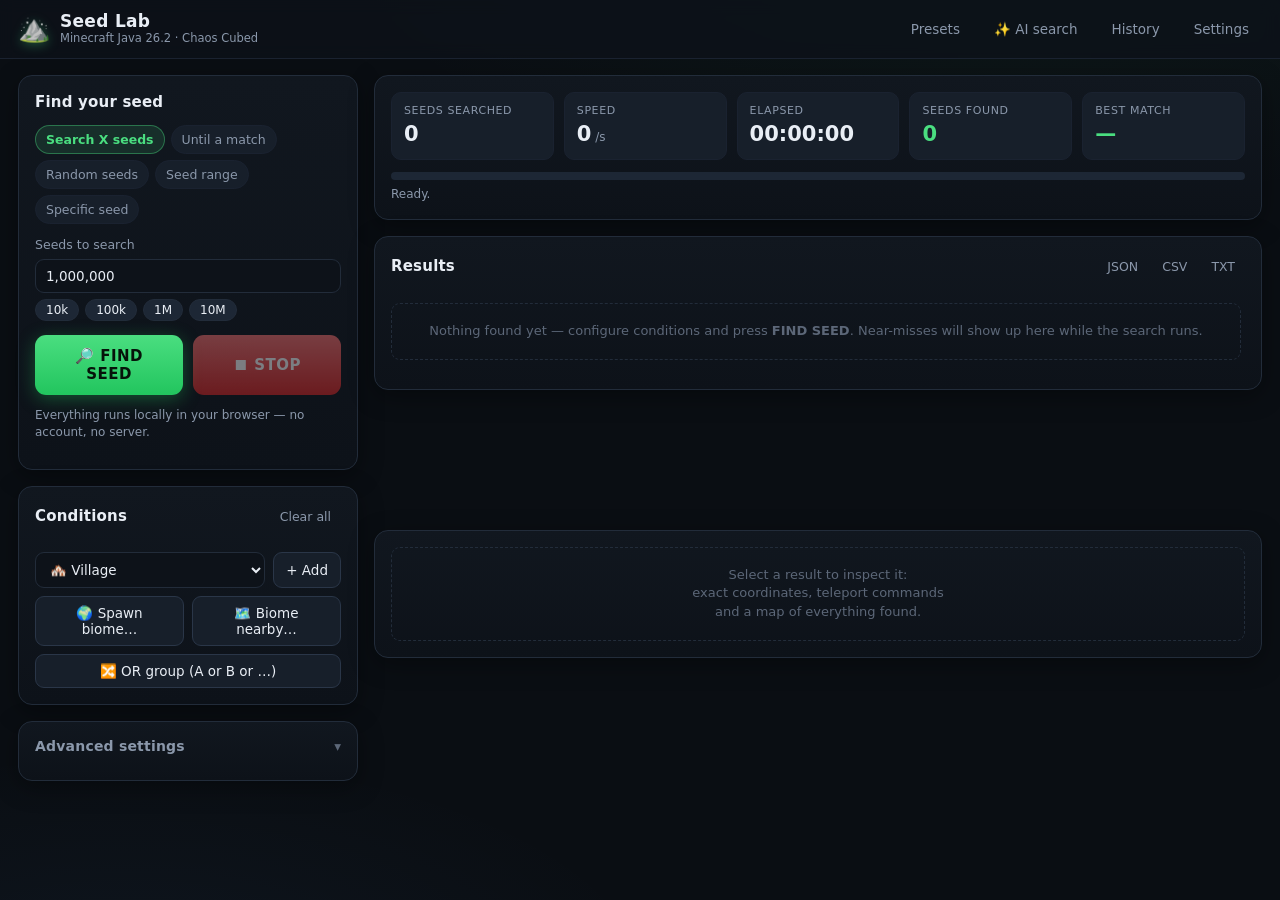
<file: seed-finder/index.html>
<!DOCTYPE html>
<html lang="en">
<head>
<meta charset="UTF-8">
<meta name="viewport" content="width=device-width, initial-scale=1.0">
<meta name="description" content="Fast Minecraft Java 26.2 seed finder — describe the world you want and search millions of seeds right in your browser.">
<title>Seed Lab — Minecraft Java 26.2 Seed Finder</title>
<link rel="icon" href="data:image/svg+xml,<svg xmlns='http://www.w3.org/2000/svg' viewBox='0 0 100 100'><text y='.9em' font-size='90'>⛰️</text></svg>">
<link rel="stylesheet" href="styles.css">
<link rel="preload" href="wasm/seedlab.wasm" as="fetch" crossorigin>
</head>
<body>

<header class="topbar">
  <div class="brand">
    <span class="logo">⛰️</span>
    <div class="brand-text">
      <strong>Seed Lab</strong>
      <span class="brand-sub">Minecraft Java <span id="mc-version-label">26.2</span> · Chaos Cubed</span>
    </div>
  </div>
  <nav class="topnav">
    <button id="btn-presets" class="ghost">Presets</button>
    <button id="btn-ai" class="ghost">✨ AI search</button>
    <button id="btn-history" class="ghost">History</button>
    <button id="btn-settings" class="ghost">Settings</button>
  </nav>
</header>

<div id="version-warning" class="banner hidden"></div>

<main class="layout">

  <!-- ===================== LEFT: search + conditions ===================== -->
  <aside class="col-left">

    <section class="card" id="search-card">
      <h2>Find your seed</h2>

      <div class="mode-pills" id="mode-pills">
        <button data-mode="count" class="active">Search X seeds</button>
        <button data-mode="infinite">Until a match</button>
        <button data-mode="random">Random seeds</button>
        <button data-mode="range">Seed range</button>
        <button data-mode="specific">Specific seed</button>
      </div>

      <div class="mode-inputs">
        <div id="mi-count" class="mode-input">
          <label>Seeds to search</label>
          <input type="text" id="in-count" value="1,000,000" inputmode="numeric">
          <div class="quick-amounts">
            <button data-n="10000">10k</button>
            <button data-n="100000">100k</button>
            <button data-n="1000000">1M</button>
            <button data-n="10000000">10M</button>
          </div>
        </div>
        <div id="mi-infinite" class="mode-input hidden">
          <p class="hint">Searching until a seed matches your conditions…</p>
        </div>
        <div id="mi-random" class="mode-input hidden">
          <label>Random seeds to try (blank = until a match)</label>
          <input type="text" id="in-random-count" value="1,000,000" inputmode="numeric">
        </div>
        <div id="mi-range" class="mode-input hidden">
          <label>From seed</label>
          <input type="text" id="in-range-from" value="0" inputmode="numeric">
          <label>To seed</label>
          <input type="text" id="in-range-to" value="1000000" inputmode="numeric">
        </div>
        <div id="mi-specific" class="mode-input hidden">
          <label>Seed(s) — comma separated, or a text seed</label>
          <input type="text" id="in-specific" placeholder="e.g. 12345  or  &quot;my world name&quot;">
        </div>
      </div>

      <div class="search-buttons">
        <button id="btn-find" class="primary big">🔎 FIND SEED</button>
        <button id="btn-stop" class="danger big" disabled>⏹ STOP</button>
      </div>
      <p class="hint" id="search-hint">Everything runs locally in your browser — no account, no server.</p>
    </section>

    <section class="card" id="conditions-card">
      <div class="card-head">
        <h2>Conditions</h2>
        <button id="btn-clear-conds" class="ghost small">Clear all</button>
      </div>

      <div id="conditions-list" class="conditions-list">
        <p class="empty-hint" id="conditions-empty">
          No conditions yet.<br>Add a structure or biome below,<br>or pick a <button class="linklike" id="open-presets-hint">preset</button>.
        </p>
      </div>

      <div class="add-row">
        <select id="add-structure-select" aria-label="Structure type"></select>
        <button id="btn-add-structure" class="secondary">+ Add</button>
      </div>
      <div class="add-row">
        <button id="btn-add-spawn-biome" class="secondary wide">🌍 Spawn biome…</button>
        <button id="btn-add-biome-area" class="secondary wide">🗺️ Biome nearby…</button>
      </div>
      <div class="add-row">
        <button id="btn-add-or" class="secondary wide">🔀 OR group (A or B or …)</button>
      </div>
    </section>

    <section class="card collapsible" id="advanced-card">
      <button class="card-head collapse-toggle" id="advanced-toggle">
        <h2>Advanced settings</h2><span class="chev">▾</span>
      </button>
      <div class="collapse-body hidden" id="advanced-body">
        <label>Search workers
          <input type="number" id="set-workers" min="1" max="32">
        </label>
        <label>Seeds per work chunk
          <input type="number" id="set-chunk" min="128" max="16384" step="128">
        </label>
        <label class="checkbox-row">
          <input type="checkbox" id="set-stop-first" checked>
          Stop at the first perfect match
        </label>
        <div class="bench-row">
          <button id="btn-benchmark" class="secondary small">Benchmark engine</button>
          <span id="bench-result" class="hint"></span>
        </div>
        <details class="accuracy-notes">
          <summary>Accuracy &amp; what's verified</summary>
          <ul>
            <li><strong>Exact:</strong> structure &amp; stronghold placement, village biomes, biome layout — computed with the 26.2 world-generation rules (cubiomes).</li>
            <li><strong>Estimated:</strong> world spawn (vanilla biome-fitness algorithm, before the terrain/grass height check) and biome-area distances (±4 blocks).</li>
            <li><strong>Heuristic:</strong> desert pyramid / jungle temple / mansion surface-height requirements are approximated; such spots are flagged.</li>
            <li><strong>Cannot be verified by fast search</strong> (marked in the UI, never claimed as fact): village blacksmiths, End-portal frame eyes, exact Y coordinates.</li>
          </ul>
        </details>
      </div>
    </section>

  </aside>

  <!-- ===================== CENTER: status + results ===================== -->
  <section class="col-center">

    <section class="card" id="status-card">
      <div class="stats-grid">
        <div class="stat">
          <span class="stat-label">Seeds searched</span>
          <span class="stat-value" id="st-checked">0</span>
        </div>
        <div class="stat">
          <span class="stat-label">Speed</span>
          <span class="stat-value"><span id="st-rate">0</span><small> /s</small></span>
        </div>
        <div class="stat">
          <span class="stat-label">Elapsed</span>
          <span class="stat-value" id="st-elapsed">00:00:00</span>
        </div>
        <div class="stat">
          <span class="stat-label">Seeds found</span>
          <span class="stat-value accent" id="st-matches">0</span>
        </div>
        <div class="stat">
          <span class="stat-label">Best match</span>
          <span class="stat-value accent" id="st-best">—</span>
        </div>
      </div>
      <div class="progress-wrap">
        <div class="progress-bar"><div id="progress-fill"></div></div>
        <div class="progress-caption" id="progress-caption">Ready.</div>
      </div>
    </section>

    <section class="card" id="results-card">
      <div class="card-head">
        <h2>Results</h2>
        <div class="export-buttons" id="export-buttons">
          <button class="ghost small" data-export="json">JSON</button>
          <button class="ghost small" data-export="csv">CSV</button>
          <button class="ghost small" data-export="txt">TXT</button>
        </div>
      </div>
      <div id="results-list">
        <p class="empty-hint" id="results-empty">
          Nothing found yet — configure conditions and press <strong>FIND SEED</strong>.
          Near-misses will show up here while the search runs.
        </p>
      </div>
    </section>

  </section>

  <!-- ===================== RIGHT: seed detail + map ===================== -->
  <aside class="col-right">
    <section class="card sticky" id="detail-card">
      <div id="detail-placeholder" class="empty-hint">
        Select a result to inspect it:<br>exact coordinates, teleport commands<br>and a map of everything found.
      </div>
      <div id="detail-body" class="hidden"></div>
    </section>
  </aside>

</main>

<!-- ===================== MODALS ===================== -->

<div class="modal-backdrop hidden" id="modal-presets">
  <div class="modal">
    <div class="modal-head"><h2>Search presets</h2><button class="modal-close">✕</button></div>
    <p class="hint">Presets simply fill in the condition builder — edit anything you like before searching.</p>
    <div id="preset-list" class="preset-list"></div>
  </div>
</div>

<div class="modal-backdrop hidden" id="modal-biomes">
  <div class="modal">
    <div class="modal-head"><h2 id="biome-picker-title">Choose biomes</h2><button class="modal-close">✕</button></div>
    <input type="text" id="biome-search" class="wide" placeholder="Search biomes…">
    <div id="biome-groups" class="biome-groups"></div>
    <div class="modal-actions">
      <button class="ghost" id="biome-clear">Clear</button>
      <button class="primary" id="biome-ok">Done</button>
    </div>
  </div>
</div>

<div class="modal-backdrop hidden" id="modal-ai">
  <div class="modal">
    <div class="modal-head"><h2>✨ AI search assistant</h2><button class="modal-close">✕</button></div>
    <p class="hint">Optional. Describe the seed you want in plain language — the AI converts it into
      structured conditions you can review and edit. <strong>The AI never starts a search by itself.</strong>
      Your API key is stored only in this browser and sent only to the provider you choose.</p>

    <label>Provider
      <select id="ai-provider">
        <option value="openrouter">OpenRouter</option>
        <option value="custom">Custom OpenAI-compatible API</option>
      </select>
    </label>
    <label id="ai-base-row" class="hidden">Base URL
      <input type="text" id="ai-base-url" placeholder="https://api.example.com/v1">
    </label>
    <label>API key
      <input type="password" id="ai-key" placeholder="sk-…" autocomplete="off">
    </label>
    <label>Model
      <input type="text" id="ai-model" placeholder="openai/gpt-4o-mini">
    </label>

    <label>Tell the AI what kind of seed you want…
      <textarea id="ai-prompt" rows="4" placeholder="e.g. I want three villages close to spawn, preferably with blacksmiths. An ancient city nearby and a stronghold within 2000 blocks. Spawn in a plains biome."></textarea>
    </label>

    <div class="modal-actions">
      <button class="primary" id="ai-generate">Generate conditions</button>
      <span id="ai-status" class="hint"></span>
    </div>

    <div id="ai-preview" class="hidden">
      <h3>AI generated search</h3>
      <ul id="ai-preview-list"></ul>
      <p class="hint" id="ai-notes"></p>
      <div class="modal-actions">
        <button class="secondary" id="ai-apply">Use these conditions</button>
      </div>
    </div>
  </div>
</div>

<div class="modal-backdrop hidden" id="modal-history">
  <div class="modal">
    <div class="modal-head"><h2>Search history</h2><button class="modal-close">✕</button></div>
    <div id="history-list"></div>
    <div class="modal-actions"><button class="ghost small" id="history-clear">Clear history</button></div>
  </div>
</div>

<div class="modal-backdrop hidden" id="modal-settings">
  <div class="modal">
    <div class="modal-head"><h2>Settings</h2><button class="modal-close">✕</button></div>
    <p class="hint">Search performance options live in “Advanced settings” on the main screen.
      Everything below is stored only in your browser.</p>
    <label class="checkbox-row">
      <input type="checkbox" id="set-debug">
      Show debug information in the browser console
    </label>
    <label>Default seed for sequential searches
      <input type="text" id="set-default-start" value="0">
    </label>
    <p class="hint">Engine: <span id="engine-info">…</span></p>
  </div>
</div>

<div id="toast" class="toast hidden"></div>

<script type="module" src="js/app.js"></script>
</body>
</html>
</file>
<file: seed-finder/styles.css>
/* styles.css — Seed Lab dark theme */

:root {
  --bg: #0a0e13;
  --bg-soft: #0d1219;
  --surface: #11171f;
  --surface-2: #171f2a;
  --surface-3: #1d2735;
  --border: #222c3a;
  --border-soft: #1a2230;
  --text: #e9eef5;
  --muted: #8b98ab;
  --faint: #5c6778;
  --accent: #4ade80;
  --accent-deep: #22c55e;
  --accent-dim: rgba(74, 222, 128, 0.12);
  --danger: #f87171;
  --warn: #fbbf24;
  --warn-dim: rgba(251, 191, 36, 0.12);
  --info: #60a5fa;
  --radius: 14px;
  --radius-sm: 9px;
  --shadow: 0 6px 24px rgba(0, 0, 0, 0.35);
  --font: ui-sans-serif, system-ui, -apple-system, "Segoe UI", Roboto,
          "Helvetica Neue", Arial, sans-serif;
}

* { box-sizing: border-box; }
html { color-scheme: dark; }
body {
  margin: 0;
  background:
    radial-gradient(1200px 500px at 80% -10%, rgba(74, 222, 128, 0.06), transparent 60%),
    radial-gradient(900px 400px at 10% 110%, rgba(96, 165, 250, 0.05), transparent 60%),
    var(--bg);
  color: var(--text);
  font-family: var(--font);
  font-size: 14.5px;
  line-height: 1.45;
  min-height: 100vh;
}

.hidden { display: none !important; }

/* ---------- top bar ---------- */

.topbar {
  display: flex; align-items: center; justify-content: space-between;
  padding: 10px 18px;
  border-bottom: 1px solid var(--border-soft);
  background: rgba(13, 18, 25, 0.8);
  backdrop-filter: blur(8px);
  position: sticky; top: 0; z-index: 50;
}
.brand { display: flex; align-items: center; gap: 10px; }
.logo { font-size: 26px; filter: drop-shadow(0 2px 6px rgba(74,222,128,.35)); }
.brand-text { display: flex; flex-direction: column; line-height: 1.15; }
.brand-text strong { font-size: 17px; letter-spacing: 0.3px; }
.brand-sub { font-size: 11.5px; color: var(--muted); }
.topnav { display: flex; gap: 8px; }

.banner {
  margin: 10px 18px; padding: 10px 14px; border-radius: var(--radius-sm);
  background: var(--warn-dim); border: 1px solid rgba(251,191,36,.4);
  color: #fde68a; font-size: 13px;
}

/* ---------- layout ---------- */

.layout {
  display: grid;
  grid-template-columns: 350px minmax(0, 1fr) 390px;
  grid-template-areas: "left center right";
  gap: 16px;
  padding: 16px 18px 48px;
  max-width: 1720px;
  margin: 0 auto;
}
.col-left { grid-area: left; display: flex; flex-direction: column; gap: 16px; }
.col-center { grid-area: center; display: flex; flex-direction: column; gap: 16px; min-width: 0; }
.col-right { grid-area: right; }

@media (max-width: 1280px) {
  .layout { grid-template-columns: 340px minmax(0, 1fr); grid-template-areas: "left center" "left right"; }
}
@media (max-width: 980px) {
  .layout { grid-template-columns: 1fr; grid-template-areas: "left" "center" "right"; padding: 12px; }
  .topnav { flex-wrap: wrap; }
}

/* ---------- cards ---------- */

.card {
  background: linear-gradient(180deg, var(--surface), var(--bg-soft));
  border: 1px solid var(--border);
  border-radius: var(--radius);
  padding: 16px;
  box-shadow: var(--shadow);
  animation: cardIn 0.35s ease both;
}
@keyframes cardIn {
  from { opacity: 0; transform: translateY(8px); }
  to { opacity: 1; transform: none; }
}
.card h2 {
  margin: 0 0 12px; font-size: 15px; font-weight: 650; letter-spacing: 0.2px;
}
.card-head {
  display: flex; align-items: center; justify-content: space-between; margin-bottom: 10px;
}
.card-head h2 { margin: 0; }
.sticky { position: sticky; top: 66px; }
@media (max-width: 980px) { .sticky { position: static; } }

/* ---------- buttons ---------- */

button {
  font-family: inherit; font-size: 13.5px; color: var(--text);
  background: var(--surface-3);
  border: 1px solid var(--border);
  border-radius: var(--radius-sm);
  padding: 8px 12px;
  cursor: pointer;
  transition: transform 0.06s ease, background 0.15s ease, border-color 0.15s ease, box-shadow 0.15s ease;
}
button:hover { background: #223044; }
button:active { transform: translateY(1px); }
button:disabled { opacity: 0.45; cursor: not-allowed; }
button.primary {
  background: linear-gradient(180deg, var(--accent), var(--accent-deep));
  border: none; color: #06130a; font-weight: 700;
  box-shadow: 0 4px 18px rgba(34, 197, 94, 0.35);
}
button.primary:hover { filter: brightness(1.08); background: linear-gradient(180deg, var(--accent), var(--accent-deep)); }
button.danger {
  background: linear-gradient(180deg, #f87171, #dc2626);
  border: none; color: #fff; font-weight: 700;
}
button.secondary { background: var(--surface-2); border-color: #2a3648; }
button.ghost { background: transparent; border-color: transparent; color: var(--muted); }
button.ghost:hover { color: var(--text); background: var(--surface-2); }
button.big { padding: 12px 20px; font-size: 15px; border-radius: 11px; flex: 1; }
button.small { padding: 5px 9px; font-size: 12.5px; }
button.wide { width: 100%; }
button.linklike { background: none; border: none; color: var(--accent); padding: 0; font: inherit; cursor: pointer; text-decoration: underline; }

/* ---------- inputs ---------- */

input[type="text"], input[type="number"], input[type="password"], select, textarea {
  width: 100%;
  background: var(--bg-soft);
  border: 1px solid var(--border);
  color: var(--text);
  border-radius: var(--radius-sm);
  padding: 8px 10px;
  font-family: inherit;
  font-size: 13.5px;
  outline: none;
  transition: border-color 0.15s ease, box-shadow 0.15s ease;
}
input:focus, select:focus, textarea:focus {
  border-color: var(--accent-deep);
  box-shadow: 0 0 0 3px rgba(34, 197, 94, 0.15);
}
label { display: block; font-size: 12.5px; color: var(--muted); margin: 10px 0 4px; }
label input, label select, label textarea { margin-top: 3px; }
.checkbox-row {
  display: flex; align-items: center; gap: 8px;
  color: var(--text); font-size: 13.5px; margin: 10px 0; cursor: pointer;
}
.checkbox-row input { width: auto; margin: 0; }
.hint { color: var(--muted); font-size: 12px; }

/* ---------- search card ---------- */

.mode-pills { display: flex; flex-wrap: wrap; gap: 6px; margin-bottom: 12px; }
.mode-pills button {
  padding: 6px 10px; font-size: 12.5px; border-radius: 999px;
  background: var(--surface-2); color: var(--muted); border-color: var(--border-soft);
}
.mode-pills button.active {
  background: var(--accent-dim); color: var(--accent); border-color: rgba(74,222,128,.4);
  font-weight: 600;
}
.quick-amounts { display: flex; gap: 6px; margin-top: 6px; }
.quick-amounts button { padding: 3px 10px; font-size: 12px; border-radius: 999px; }
.search-buttons { display: flex; gap: 10px; margin-top: 14px; }
.search-buttons button.big { letter-spacing: 0.5px; }

body.searching #btn-find { animation: pulseGlow 1.6s ease-in-out infinite; }
@keyframes pulseGlow {
  0%, 100% { box-shadow: 0 4px 18px rgba(34, 197, 94, 0.35); }
  50% { box-shadow: 0 4px 26px rgba(34, 197, 94, 0.65); }
}

/* ---------- conditions ---------- */

.conditions-list { display: flex; flex-direction: column; gap: 8px; margin-bottom: 12px; }
.empty-hint {
  color: var(--faint); text-align: center; padding: 18px 10px;
  border: 1px dashed var(--border); border-radius: var(--radius-sm);
  font-size: 13px;
}
.cond {
  background: var(--surface-2);
  border: 1px solid var(--border-soft);
  border-radius: 10px;
  padding: 9px 10px;
  animation: cardIn 0.25s ease both;
}
.cond.optional { border-style: dashed; opacity: 0.92; }
.cond-top { display: flex; align-items: center; gap: 8px; }
.cond-icon { font-size: 16px; }
.cond-label { flex: 1; font-size: 13px; min-width: 0; }
.cond-sub { color: var(--muted); font-size: 11.5px; }
.cond-actions { display: flex; gap: 2px; flex-shrink: 0; }
.cond-actions button {
  background: none; border: none; color: var(--faint); padding: 3px 6px; font-size: 13px;
}
.cond-actions button:hover { color: var(--text); }
.badge {
  font-size: 10.5px; padding: 2px 7px; border-radius: 999px; font-weight: 600;
  letter-spacing: 0.3px; white-space: nowrap;
}
.badge.req { background: var(--accent-dim); color: var(--accent); }
.badge.opt { background: rgba(96,165,250,.15); color: var(--info); }
.badge.warn { background: var(--warn-dim); color: var(--warn); }
.cond-editor {
  margin-top: 10px; padding-top: 10px; border-top: 1px solid var(--border-soft);
  display: grid; grid-template-columns: 1fr 1fr; gap: 0 12px;
}
.cond-editor .full { grid-column: 1 / -1; }
.add-row { display: flex; gap: 8px; margin-top: 8px; }
.add-row select { flex: 1; }
.add-row .wide { flex: 1; }

/* ---------- status ---------- */

.stats-grid {
  display: grid; grid-template-columns: repeat(auto-fit, minmax(110px, 1fr));
  gap: 10px;
}
.stat {
  background: var(--surface-2);
  border: 1px solid var(--border-soft);
  border-radius: 10px;
  padding: 10px 12px;
}
.stat-label { display: block; font-size: 11px; color: var(--muted); text-transform: uppercase; letter-spacing: 0.6px; }
.stat-value { font-size: 21px; font-weight: 700; font-variant-numeric: tabular-nums; }
.stat-value small { font-size: 12px; color: var(--muted); font-weight: 400; }
.stat-value.accent { color: var(--accent); }

.progress-wrap { margin-top: 12px; }
.progress-bar {
  height: 8px; border-radius: 999px; background: var(--surface-3); overflow: hidden;
}
#progress-fill {
  height: 100%; width: 0%;
  background: linear-gradient(90deg, var(--accent-deep), var(--accent));
  border-radius: 999px;
  transition: width 0.4s ease;
}
#progress-fill.indeterminate {
  width: 35% !important;
  animation: slide 1.4s ease-in-out infinite;
}
@keyframes slide {
  0% { margin-left: -35%; }
  100% { margin-left: 100%; }
}
.progress-caption { margin-top: 6px; font-size: 12px; color: var(--muted); }

/* ---------- results ---------- */

#results-list { display: flex; flex-direction: column; gap: 10px; max-height: 60vh; overflow-y: auto; padding-right: 4px; }
.result {
  background: var(--surface-2);
  border: 1px solid var(--border-soft);
  border-radius: 12px;
  padding: 12px 14px;
  cursor: pointer;
  transition: border-color 0.15s ease, transform 0.1s ease;
  animation: cardIn 0.3s ease both;
}
.result:hover { border-color: var(--accent-deep); }
.result.selected { border-color: var(--accent); box-shadow: 0 0 0 3px rgba(74,222,128,.15); }
.result-top { display: flex; align-items: center; gap: 10px; flex-wrap: wrap; }
.result-seed { font-family: ui-monospace, SFMono-Regular, Menlo, Consolas, monospace; font-size: 14.5px; font-weight: 600; }
.result-meta { color: var(--muted); font-size: 12px; margin-top: 5px; }
.score-badge {
  margin-left: auto; font-weight: 700; font-size: 13px; padding: 3px 10px;
  border-radius: 999px; font-variant-numeric: tabular-nums;
}
.score-100 { background: rgba(74,222,128,.18); color: var(--accent); }
.score-90 { background: rgba(74,222,128,.1); color: #86efac; }
.score-70 { background: rgba(251,191,36,.12); color: var(--warn); }
.score-low { background: rgba(139,152,171,.12); color: var(--muted); }

.export-buttons { display: flex; gap: 4px; }

/* ---------- detail panel ---------- */

#detail-body { font-size: 13.5px; }
.detail-head { display: flex; align-items: center; gap: 8px; flex-wrap: wrap; margin-bottom: 8px; }
.detail-seed {
  font-family: ui-monospace, SFMono-Regular, Menlo, Consolas, monospace;
  font-size: 16px; font-weight: 700; word-break: break-all;
}
.detail-actions { display: flex; gap: 6px; flex-wrap: wrap; margin: 10px 0; }
.detail-section { margin-top: 14px; }
.detail-section > h3 {
  font-size: 13px; margin: 0 0 6px; color: var(--muted);
  text-transform: uppercase; letter-spacing: 0.5px;
}
.feature-row {
  background: var(--surface-2); border: 1px solid var(--border-soft);
  border-radius: 10px; padding: 8px 10px; margin-bottom: 6px;
}
.feature-row .fr-top { display: flex; align-items: center; gap: 8px; }
.feature-row .fr-name { font-weight: 600; }
.feature-row .fr-dist { margin-left: auto; color: var(--muted); font-size: 12px; }
.feature-row .fr-coords {
  font-family: ui-monospace, SFMono-Regular, Menlo, Consolas, monospace;
  font-size: 12.5px; color: #b6c2d2; margin-top: 3px;
}
.feature-row .fr-actions { display: flex; gap: 4px; margin-top: 6px; }
.note-approx { color: var(--warn); font-size: 11.5px; }
.note-unverified {
  background: var(--warn-dim); border: 1px solid rgba(251,191,36,.35);
  color: #fde68a; border-radius: 8px; padding: 7px 10px; font-size: 12px; margin-top: 6px;
}
#detail-map { width: 100%; border-radius: 10px; border: 1px solid var(--border); margin-top: 8px; image-rendering: pixelated; }
.map-legend { display: flex; flex-wrap: wrap; gap: 8px; margin-top: 8px; font-size: 11.5px; color: var(--muted); }
.map-legend span { display: inline-flex; align-items: center; gap: 4px; }
.map-legend i { width: 10px; height: 10px; border-radius: 3px; display: inline-block; }

/* ---------- collapsible ---------- */

.collapse-toggle { width: 100%; background: none; border: none; padding: 0; display: flex; justify-content: space-between; align-items: center; }
.collapse-toggle h2 { margin: 0; font-size: 14px; color: var(--muted); }
.collapse-toggle:hover h2 { color: var(--text); }
.chev { color: var(--faint); transition: transform 0.2s ease; }
.collapsible.open .chev { transform: rotate(180deg); }
.collapse-body { padding-top: 4px; }
.bench-row { display: flex; align-items: center; gap: 10px; margin: 10px 0; flex-wrap: wrap; }
.accuracy-notes { margin-top: 12px; font-size: 12.5px; color: var(--muted); }
.accuracy-notes summary { cursor: pointer; color: var(--text); }
.accuracy-notes li { margin: 6px 0; }

/* ---------- modals ---------- */

.modal-backdrop {
  position: fixed; inset: 0; z-index: 100;
  background: rgba(4, 7, 11, 0.7);
  backdrop-filter: blur(3px);
  display: flex; align-items: center; justify-content: center;
  padding: 20px;
  animation: fadeIn 0.18s ease both;
}
@keyframes fadeIn { from { opacity: 0; } to { opacity: 1; } }
.modal {
  background: var(--surface);
  border: 1px solid var(--border);
  border-radius: var(--radius);
  box-shadow: var(--shadow);
  width: min(620px, 100%);
  max-height: 86vh;
  overflow-y: auto;
  padding: 18px 20px;
  animation: cardIn 0.22s ease both;
}
.modal-head { display: flex; align-items: center; justify-content: space-between; margin-bottom: 10px; }
.modal-head h2 { margin: 0; font-size: 17px; }
.modal-close { background: none; border: none; color: var(--faint); font-size: 16px; }
.modal-close:hover { color: var(--text); }
.modal-actions { display: flex; align-items: center; gap: 10px; margin-top: 14px; flex-wrap: wrap; }

.preset-list { display: grid; grid-template-columns: 1fr 1fr; gap: 10px; margin-top: 10px; }
@media (max-width: 640px) { .preset-list { grid-template-columns: 1fr; } }
.preset {
  text-align: left; background: var(--surface-2); border: 1px solid var(--border-soft);
  border-radius: 12px; padding: 12px 14px; transition: border-color 0.15s ease;
}
.preset:hover { border-color: var(--accent-deep); }
.preset .p-icon { font-size: 20px; }
.preset .p-name { font-weight: 700; margin: 4px 0 2px; }
.preset .p-blurb { color: var(--muted); font-size: 12px; }

.biome-groups { margin-top: 10px; max-height: 46vh; overflow-y: auto; }
.biome-group-label { font-size: 11.5px; text-transform: uppercase; letter-spacing: 0.6px; color: var(--faint); margin: 10px 0 4px; }
.biome-grid { display: grid; grid-template-columns: repeat(auto-fill, minmax(150px, 1fr)); gap: 4px; }
.biome-chip {
  display: flex; align-items: center; gap: 7px;
  background: var(--surface-2); border: 1px solid var(--border-soft);
  border-radius: 8px; padding: 5px 8px; cursor: pointer; font-size: 12.5px;
  user-select: none;
}
.biome-chip:hover { border-color: var(--accent-deep); }
.biome-chip.selected { border-color: var(--accent); background: var(--accent-dim); }
.biome-chip i { width: 12px; height: 12px; border-radius: 3px; flex-shrink: 0; }

#ai-preview ul { margin: 6px 0; padding-left: 18px; }
#ai-preview li { margin: 4px 0; }

.history-item {
  background: var(--surface-2); border: 1px solid var(--border-soft);
  border-radius: 10px; padding: 10px 12px; margin-bottom: 8px;
}
.history-item .h-top { display: flex; gap: 8px; align-items: center; flex-wrap: wrap; }
.history-item .h-date { color: var(--faint); font-size: 11.5px; }
.history-item .h-conds { color: var(--muted); font-size: 12px; margin-top: 4px; }
.history-item .h-actions { display: flex; gap: 6px; margin-top: 8px; }

/* ---------- toast ---------- */

.toast {
  position: fixed; bottom: 22px; left: 50%; transform: translateX(-50%);
  background: var(--surface-3); border: 1px solid var(--border);
  color: var(--text); padding: 10px 16px; border-radius: 10px;
  box-shadow: var(--shadow); z-index: 200; font-size: 13px;
  animation: cardIn 0.2s ease both;
}

/* ---------- scrollbars ---------- */

::-webkit-scrollbar { width: 10px; height: 10px; }
::-webkit-scrollbar-thumb { background: var(--surface-3); border-radius: 999px; border: 2px solid var(--bg); }
::-webkit-scrollbar-track { background: transparent; }
</file>
